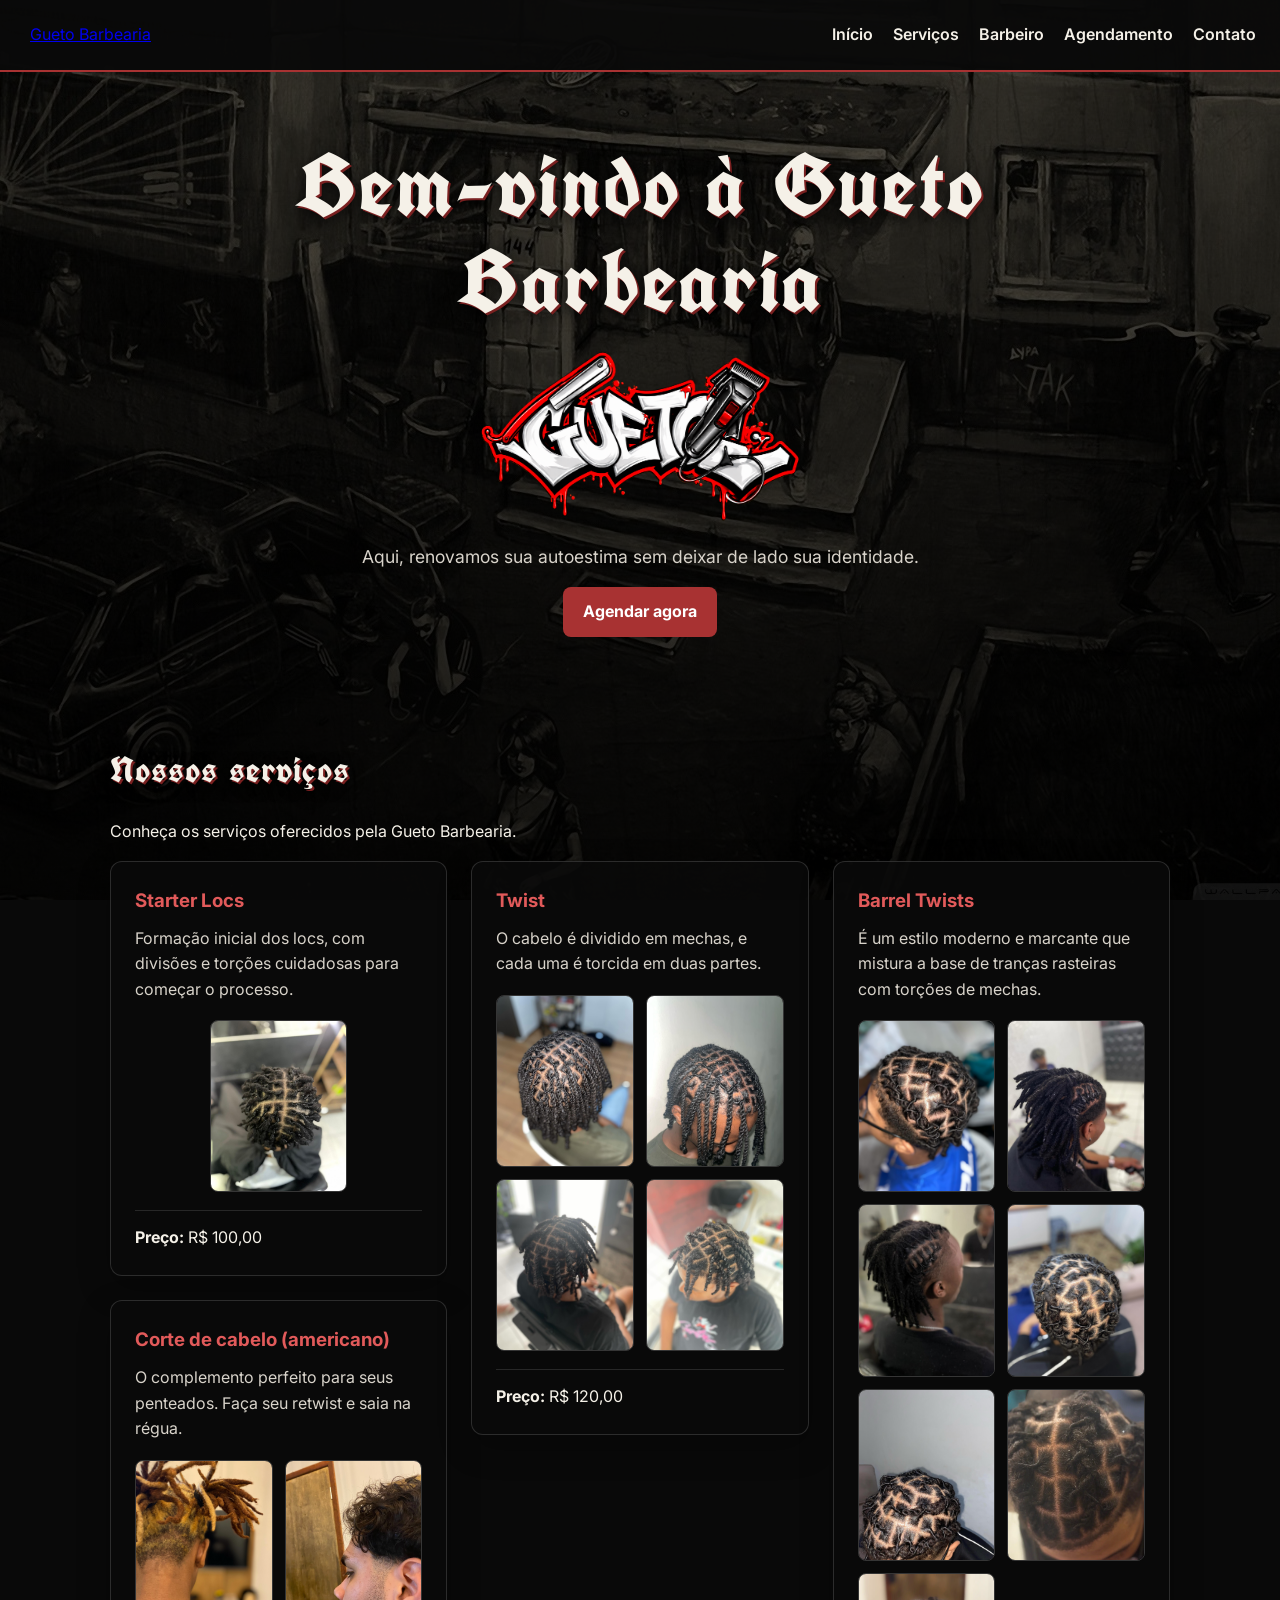
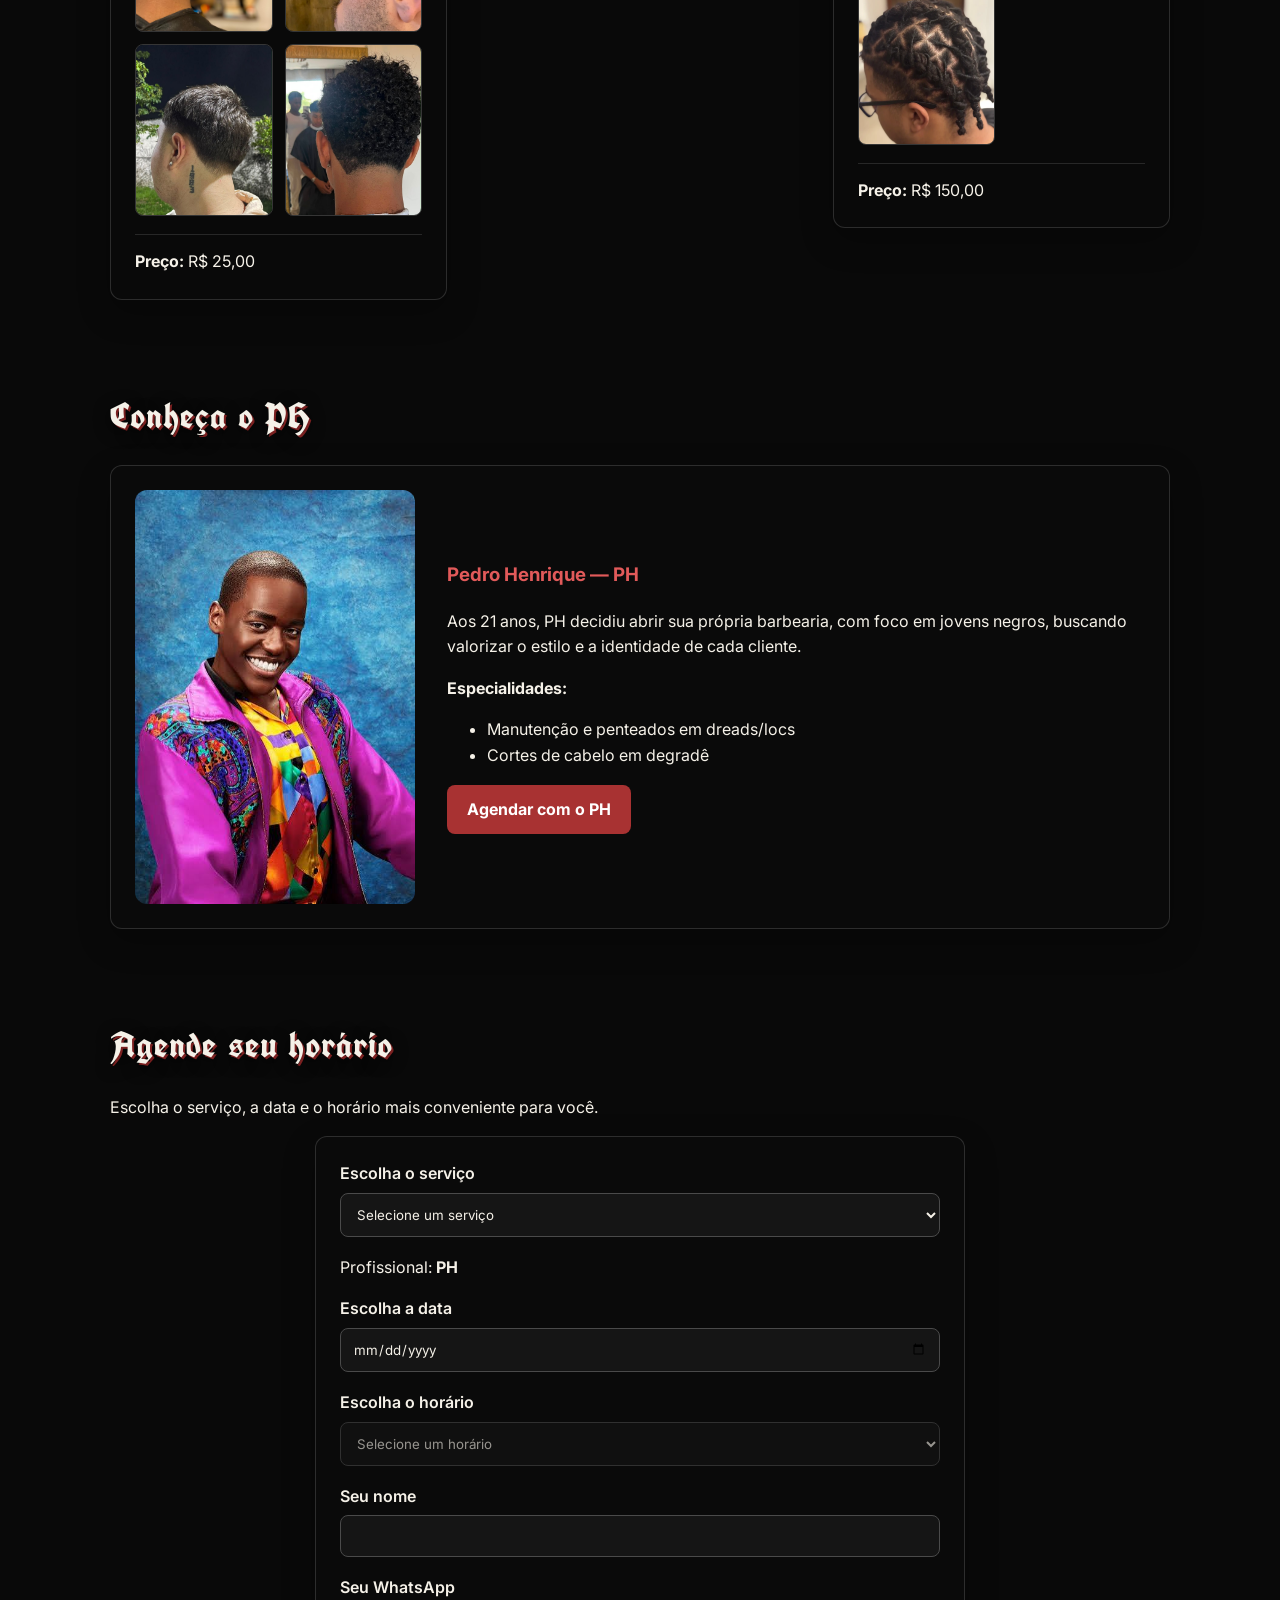
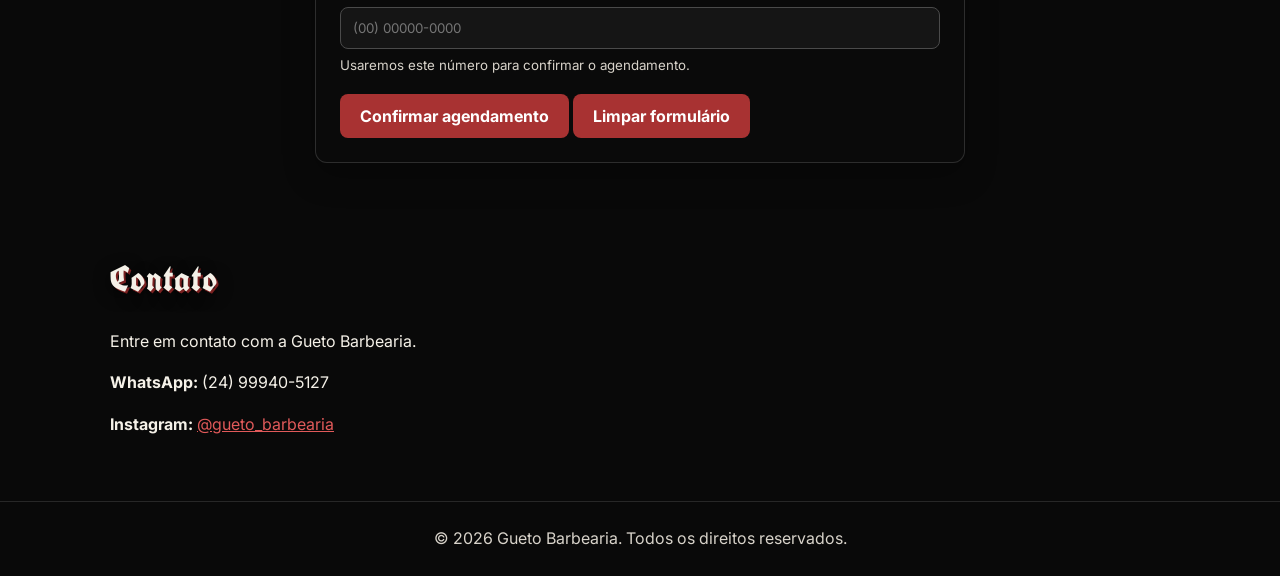
<file: src/GuetoBarbearia.Api/docs/index.html>
<!DOCTYPE html>
<html lang="pt-BR">
<head>
    <meta charset="UTF-8">
    <meta name="viewport" content="width=device-width, initial-scale=1.0">
    <meta name="description" content="Conheça os serviços da Gueto Barbearia e agende seu horário.">
    <title>Gueto Barbearia | Cortes e penteados</title>
    <link rel="preconnect" href="https://fonts.googleapis.com">
    <link rel="preconnect" href="https://fonts.gstatic.com" crossorigin>
    <link
        href="https://fonts.googleapis.com/css2?family=Inter:wght@400;500;600;700&amp;family=Poppins:wght@400;500;600&amp;family=UnifrakturCook:wght@700&amp;display=swap"
        rel="stylesheet"
    >
    <link rel="stylesheet" href="assets/CSS/style.css">
</head>

<body>
    <header>
        <a href="#inicio" class="logo">Gueto Barbearia</a>

        <nav aria-label="Navegação principal">
            <a href="#inicio">Início</a>
            <a href="#servicos">Serviços</a>
            <a href="#barbeiros">Barbeiro</a>
            <a href="#agendamento">Agendamento</a>
            <a href="#contato">Contato</a>
        </nav>
    </header>

    <main>
        <section id="inicio">
            <h1>Bem-vindo à Gueto Barbearia</h1>
            <img src="assets/images/LOGO GUeto.jpg" width="330" alt="Logotipo da Gueto Barbearia">
            <p>Aqui, renovamos sua autoestima sem deixar de lado sua identidade.</p>
            <a href="#agendamento" class="botao">Agendar agora</a>
        </section>

        <section id="servicos">
            <h2>Nossos serviços</h2>
            <p>Conheça os serviços oferecidos pela Gueto Barbearia.</p>

            <div class="lista-servicos">
                <div class="coluna-servicos">
                    <article class="servico servico-starter">
                        <h3>Starter Locs</h3>
                        <p>Formação inicial dos locs, com divisões e torções cuidadosas para começar o processo.</p>

                        <div class="servico-imagens">
                            <img
                                src="assets/images/Starter-Locs.jpg"
                                alt="Starter locs recém-finalizados vistos por cima"
                                loading="lazy"
                            >
                        </div>

                        <p><strong>Preço:</strong> R$ 100,00</p>
                    </article>

                    <article class="servico servico-corte">
                        <h3>Corte de cabelo (americano)</h3>
                        <p>O complemento perfeito para seus penteados. Faça seu retwist e saia na régua.</p>

                        <div class="servico-imagens">
                            <img
                                src="assets/images/Corte-1.jpg"
                                alt="Corte com degradê e acabamento em cabelo com locs"
                                loading="lazy"
                            >
                            <img
                                src="assets/images/Corte-2.jpg"
                                alt="Corte americano com degradê visto de perfil"
                                loading="lazy"
                            >
                            <img
                                src="assets/images/gueto_barbearia-3964467918306759523_77142086378_2-20260815_161705.jpg"
                                alt="Corte americano com degradê baixo visto de perfil"
                                loading="lazy"
                            >
                            <img
                                src="assets/images/gueto_barbearia-3971470426510183748_77142086378_2-20260825_080949.jpg"
                                alt="Corte em cabelo cacheado com acabamento na nuca"
                                loading="lazy"
                            >
                        </div>

                        <p><strong>Preço:</strong> R$ 25,00</p>
                    </article>
                </div>

                <div class="coluna-servicos">
                    <article class="servico servico-twist">
                        <h3>Twist</h3>
                        <p>O cabelo é dividido em mechas, e cada uma é torcida em duas partes.</p>

                        <div class="servico-imagens">
                            <img
                                src="assets/images/Twist-EX1.jpg"
                                alt="Penteado twist com mechas longas visto por trás"
                                loading="lazy"
                            >
                            <img
                                src="assets/images/Twist-EX2.jpg"
                                alt="Penteado twist com mechas longas visto de frente"
                                loading="lazy"
                            >
                            <img
                                src="assets/images/gueto_barbearia-3791121413651179153_77142086378_1-20251219_120832.jpg"
                                alt="Twist curto com divisões quadradas visto por trás"
                                loading="lazy"
                            >
                            <img
                                src="assets/images/gueto_barbearia-3791121413651179153_77142086378_2-20251219_120832.jpg"
                                alt="Twist curto com divisões quadradas visto de frente"
                                loading="lazy"
                            >
                        </div>

                        <p><strong>Preço:</strong> R$ 120,00</p>
                    </article>
                </div>

                <div class="coluna-servicos">
                    <article class="servico servico-barrel">
                        <h3>Barrel Twists</h3>
                        <p>É um estilo moderno e marcante que mistura a base de tranças rasteiras com torções de mechas.</p>

                        <div class="servico-imagens">
                            <img
                                src="assets/images/Barrel-1.jpg"
                                alt="Barrel twists com acabamento geométrico vistos de cima"
                                loading="lazy"
                            >
                            <img
                                src="assets/images/Barrel-2.jpg"
                                alt="Barrel twists em locs longos presos para trás"
                                loading="lazy"
                            >
                            <img
                                src="assets/images/gueto_barbearia-3783080136467841810_77142086378_1-20251208_095157.jpg"
                                alt="Barrel twists em locs vistos de perfil"
                                loading="lazy"
                            >
                            <img
                                src="assets/images/gueto_barbearia-3957358663690365538_77142086378_1-20260805_205216.jpg"
                                alt="Barrel twists com divisões geométricas vistos de cima"
                                loading="lazy"
                            >
                            <img
                                src="assets/images/gueto_barbearia-3957358663690365538_77142086378_2-20260805_205216.jpg"
                                alt="Barrel twists com divisões geométricas vistos pela lateral"
                                loading="lazy"
                            >
                            <img
                                src="assets/images/gueto_barbearia-3977689636026386949_77142086378_1-20260902_220617.webp"
                                alt="Barrel twists grossos vistos de cima"
                                loading="lazy"
                            >
                            <img
                                src="assets/images/gueto_barbearia-3977689636026386949_77142086378_2-20260902_220617.webp"
                                alt="Barrel twists grossos vistos de perfil"
                                loading="lazy"
                            >
                        </div>

                        <p><strong>Preço:</strong> R$ 150,00</p>
                    </article>
                </div>
            </div>
        </section>

        <section id="barbeiros">
            <h2>Conheça o PH</h2>

            <article class="barbeiro">
                <img
                    src="./assets/images/barbeiro-ph.jpeg"
                    width="310"
                    alt="PH, barbeiro da Gueto Barbearia"
                    loading="lazy"
                >

                <div class="barbeiro-informacoes">
                    <h3>Pedro Henrique — PH</h3>

                    <p>
                        Aos 21 anos, PH decidiu abrir sua própria barbearia, com foco em jovens negros,
                        buscando valorizar o estilo e a identidade de cada cliente.
                    </p>

                    <p><strong>Especialidades:</strong></p>

                    <ul>
                        <li>Manutenção e penteados em dreads/locs</li>
                        <li>Cortes de cabelo em degradê</li>
                    </ul>

                    <a href="#agendamento" class="botao">Agendar com o PH</a>
                </div>
            </article>
        </section>

        <section id="agendamento">
            <h2>Agende seu horário</h2>
            <p>Escolha o serviço, a data e o horário mais conveniente para você.</p>

            <form id="form-agendamento">
                <div class="campo-formulario">
                    <label for="servico">Escolha o serviço</label>

                    <select id="servico" name="servico" required>
                        <option value="" selected disabled>Selecione um serviço</option>
                    </select>
                    <p id="resumo-servico" aria-live="polite"></p>
                </div>
                

                <p>Profissional: <strong>PH</strong></p>
                <input type="hidden" name="barbeiro" value="ph">

                <div class="campo-formulario">
                    <label for="data">Escolha a data</label>
                    <input type="date" id="data" name="data" required>
                    <small id="erro-data" aria-live="polite"></small>
                </div>


                <div class="campo-formulario">
            <label for="horario">Escolha o horário</label>

            <select id="horario" name="horario" required disabled>
                <option value="" selected disabled>Selecione um horário</option>
            </select>
                    <small id="erro-horario" aria-live="polite"></small>
                </div>

                
                <div class="campo-formulario">
                    <label for="nome">Seu nome</label>

                    <input
                        type="text"
                        id="nome"
                        name="nome"
                        maxlength="100"
                        autocomplete="name"
                        required
                    >
                </div>
                <small id="erro-nome" aria-live="polite"></small>

                <div class="campo-formulario">
                    <label for="whatsapp">Seu WhatsApp</label>

                    <input
                        type="tel"
                        id="whatsapp"
                        name="whatsapp"
                        placeholder="(00) 00000-0000"
                        autocomplete="tel"
                        aria-describedby="whatsapp-ajuda"
                        required
                    >

                    <small id="whatsapp-ajuda">
                        Usaremos este número para confirmar o agendamento.
                    </small>
                </div>

                <small id="erro-whatsapp" aria-live="polite"></small>

                <button type="submit" class="botao">Confirmar agendamento</button>
                <button type="reset" class="botao">Limpar formulário</button>
            </form>

            <div id="resumo-agendamento" class="resumo-agendamento" aria-live="polite"></div>
        </section>

        <section id="contato">
            <h2>Contato</h2>
            <p>Entre em contato com a Gueto Barbearia.</p>

            <address>
                <p>
                    <strong>WhatsApp:</strong>
                    (24) 99940-5127
                </p>

                <p>
                    <strong>Instagram:</strong>
                    <a
                        href="https://www.instagram.com/gueto_barbearia/"
                        target="_blank"
                        rel="noopener noreferrer"
                    >
                        @gueto_barbearia
                    </a>
                </p>
            </address>
        </section>
    </main>

    <footer>
        <p>
            &copy; 2026 Gueto Barbearia. Todos os direitos reservados.
        </p>
    </footer>

    <script src="assets/JS/script.js"></script>
</body>
</html>
</file>
<file: src/GuetoBarbearia.Api/docs/assets/CSS/style.css>
* {
    box-sizing: border-box;
}

:root {
    --cor-fundo: #090909;
    --cor-texto: #F5F1E8;
    --cor-destaque: #E15A5A;
    --cor-principal: #A83232;
    --cor-principal-hover: #C84545;
    --cor-texto-secundario: #D8D3CA;
    --cor-campo: #151515;
    --cor-borda-campo: #4A4A4A;
}

html {
    scroll-behavior: smooth;
}

body {
    margin: 0;
    min-height: 100vh;
    font-family: "Inter", Arial, sans-serif;
    color: var(--cor-texto);
    line-height: 1.6;
    background-color: var(--cor-fundo);
    background-image:
        linear-gradient(rgba(0, 0, 0, 0.68), rgba(0, 0, 0, 0.88)),
        url("../images/GANG-WALL.jpeg");
    background-size: cover;
    background-position: center top;
    background-repeat: no-repeat;
    background-attachment: fixed;
}

img {
    max-width: 100%;
    height: auto;
}

header {
    display: flex;
    justify-content: space-between;
    align-items: center;
    flex-wrap: wrap;
    gap: 20px;
    padding: 18px 24px;
    background-color: rgba(9, 9, 9, 0.94);
    border-bottom: 2px solid var(--cor-principal);
}

h1,
h2 {
    font-family: "UnifrakturCook", "Old English Text MT", serif;
    font-weight: 700;
    line-height: 1.1;
    letter-spacing: 0.03em;
}

.logo {
    display: inline-flex;
    align-items: center;
    flex-shrink: 0;
    padding: 4px 6px;
    border-radius: 10px;
    transition: transform 0.25s ease, filter 0.25s ease;
}

.logo img {
    display: block;
    width: clamp(135px, 14vw, 175px);
    height: auto;
    filter:
        drop-shadow(0 6px 8px rgba(0, 0, 0, 0.7))
        drop-shadow(0 0 5px rgba(225, 90, 90, 0.35));
}

.logo:hover {
    transform: translateY(-2px) scale(1.035);
    filter: brightness(1.08);
}

nav {
    display: flex;
    flex-wrap: wrap;
    gap: 20px;
}

nav a {
    color: var(--cor-texto);
    font-weight: 600;
    text-decoration: none;
    transition: color 0.2s ease;
}

nav a:hover {
    color: var(--cor-destaque);
}

main {
    max-width: 1100px;
    margin: 0 auto;
}

section {
    padding: 48px 20px;
}

h1,
h2 {
    margin-top: 0;
    color: var(--cor-texto);
    text-shadow: 2px 2px 0 #7A2020, 0 4px 16px rgba(0, 0, 0, 0.8);
}

h1 {
    font-size: 3rem;
}

h2 {
    font-size: 2.25rem;
}

#inicio {
    display: flex;
    flex-direction: column;
    justify-content: center;
    align-items: center;
    gap: 16px;
    padding: 20px;
    min-height: 70vh;
    text-align: center;
}
#inicio p {
    max-width: 650px;
    margin: 0;
    color: var(--cor-texto-secundario);
    font-size: 1.1rem;
}
#inicio h1 {
    margin-bottom: 0;
    font-size: clamp(3rem, 8vw, 5.5rem);
}

.logo-destaque {
    position: relative;
    z-index: 0;
    width: min(100%, 620px);
    margin: 2px auto;
}

.logo-destaque::before {
    content: "";
    position: absolute;
    inset: 20% 8%;
    z-index: -1;
    background-color: rgba(168, 50, 50, 0.2);
    border-radius: 50%;
    filter: blur(34px);
}

.logo-destaque img {
    display: block;
    width: 100%;
    height: auto;
    filter:
        drop-shadow(0 18px 18px rgba(0, 0, 0, 0.7))
        drop-shadow(0 0 9px rgba(225, 90, 90, 0.28));
    transition: transform 0.3s ease, filter 0.3s ease;
    animation: entrada-logo 0.75s ease-out both;
}

.logo-destaque:hover img {
    transform: translateY(-4px) scale(1.015);
    filter:
        drop-shadow(0 22px 20px rgba(0, 0, 0, 0.78))
        drop-shadow(0 0 12px rgba(225, 90, 90, 0.38));
}

@keyframes entrada-logo {
    from {
        opacity: 0;
        transform: translateY(12px) scale(0.97);
    }

    to {
        opacity: 1;
        transform: translateY(0) scale(1);
    }
}

.servico {
    width: 100%;
    background-color: rgba(10, 10, 10, 0.82);
    padding: 24px;
    margin-bottom: 0;
    border: 1px solid rgba(255, 255, 255, 0.14);
    border-radius: 12px;
    box-shadow: 0 12px 32px rgba(0, 0, 0, 0.28);
    transition:
        transform 0.25s ease,
        border-color 0.25s ease,
        box-shadow 0.25s ease;
}

.servico:hover {
    transform: translateY(-6px);
    border-color: var(--cor-destaque);
    box-shadow: 0 18px 42px rgba(0, 0, 0, 0.45);
}

.servico h3 {
    color: var(--cor-destaque);
    margin: 0 0 10px;
}

.servico > p:first-of-type {
    margin: 0 0 18px;
    color: var(--cor-texto-secundario);
}

.servico > p:last-child {
    margin: 18px 0 0;
    padding-top: 14px;
    border-top: 1px solid rgba(255, 255, 255, 0.12);
}

.servico-imagens {
    display: grid;
    grid-template-columns: repeat(2, minmax(0, 1fr));
    gap: 12px;
}

.servico-imagens img:only-child {
    grid-column: 1 / -1;
    justify-self: center;
    width: calc(50% - 6px);
}

.servico-imagens img {
    object-position: center;
    display: block;
    width: 100%;
    aspect-ratio: 4 / 5;
    object-fit: cover;
    border-radius: 8px;
    border: 1px solid rgba(255, 255, 255, 0.18);
    transition: transform 0.25s ease, filter 0.25s ease;
}

.servico-imagens img:hover {
    transform: scale(1.03);
    filter: brightness(1.08);
}

.barbeiro {
    display: flex;
    align-items: center;
    flex-wrap: wrap;
    gap: 32px;
    padding: 24px;
    background-color: rgba(12, 12, 12, 0.72);
    border: 1px solid rgba(255, 255, 255, 0.14);
    border-radius: 12px;
    box-shadow: 0 12px 32px rgba(0, 0, 0, 0.28);
}

.barbeiro img {
    width: 280px;
    border-radius: 12px;
}

.barbeiro-informacoes {
    flex: 1;
    min-width: 250px;
}

.barbeiro-informacoes h3 {
    color: var(--cor-destaque);
    margin-top: 0;
}

.botao {
    display: inline-block;
    padding: 12px 20px;
    color: #FFFFFF;
    font-family: inherit;
    font-size: 1rem;
    font-weight: 700;
    text-decoration: none;
    background-color: var(--cor-principal);
    border: 0;
    border-radius: 8px;
    cursor: pointer;
    transition: background-color 0.2s ease, transform 0.2s ease;
}

.botao:hover {
    background-color: var(--cor-principal-hover);
}

.botao:active {
    transform: scale(0.98);
}

.botao:focus-visible,
nav a:focus-visible,
.logo:focus-visible {
    outline: 3px solid var(--cor-texto);
    outline-offset: 4px;
}

address {
    font-style: normal;
}

address a {
    color: var(--cor-destaque);
}

footer {
    padding: 24px;
    color: var(--cor-texto-secundario);
    text-align: center;
    background-color: rgba(9, 9, 9, 0.94);
    border-top: 1px solid rgba(255, 255, 255, 0.12);
}

footer p {
    margin: 0;
}

#form-agendamento {
    max-width: 650px;
    margin: 0 auto;
    padding: 24px;
    background-color: rgba(12, 12, 12, 0.72);
    border: 1px solid rgba(255, 255, 255, 0.14);
    border-radius: 12px;
    box-shadow: 0 12px 32px rgba(0, 0, 0, 0.28);
}
.campo-formulario {
    margin-bottom: 18px;
}
.campo-formulario label {
    display: block;
    margin-bottom: 6px;
    font-weight: 600;
}
.campo-formulario input,
.campo-formulario select {
    width: 100%;
    padding: 12px;
    background-color: var(--cor-campo);
    color: var(--cor-texto);
    border: 1px solid var(--cor-borda-campo);
    border-radius: 8px;
    font-family: inherit;
}
.campo-formulario input:focus,
.campo-formulario select:focus {
    border-color: var(--cor-destaque);
    outline: 2px solid var(--cor-destaque);
    outline-offset: 2px;
}
.campo-formulario small {
    display: block;
    color: var(--cor-texto-secundario);
    margin-top: 6px;
}
.campo-formulario select:disabled {
    cursor: not-allowed;
    opacity: 0.6;
}
.lista-servicos {
    display: grid;
    grid-template-columns: repeat(3, minmax(0, 1fr));
    align-items: start;
    gap: 24px;
}

.coluna-servicos {
    display: flex;
    min-width: 0;
    flex-direction: column;
    gap: 24px;
}


/* Resumo mostrado depois que o agendamento é validado */
.resumo-agendamento {
    width: min(100%, 650px);
    margin: 22px auto 0;
    padding: 18px 20px;
    font-family: "Poppins", "Inter", Arial, sans-serif;
    background-color: rgba(12, 12, 12, 0.88);
    border: 1px solid rgba(225, 90, 90, 0.35);
    border-left: 4px solid var(--cor-destaque);
    border-radius: 10px;
    box-shadow: 0 10px 24px rgba(0, 0, 0, 0.24);
}

.resumo-agendamento:empty {
    display: none;
}

.resumo-agendamento h3 {
    margin: 0 0 12px;
    color: var(--cor-texto);
    font-family: "Poppins", "Inter", Arial, sans-serif;
    font-size: 1.25rem;
    font-weight: 600;
    line-height: 1.3;
    letter-spacing: 0;
    text-shadow: none;
}

.resumo-agendamento p {
    margin: 6px 0;
    color: var(--cor-texto-secundario);
    font-size: 0.98rem;
    line-height: 1.5;
}

.resumo-agendamento strong {
    color: var(--cor-texto);
    font-weight: 600;
}

@media (max-width: 900px) {
    .lista-servicos {
        display: flex;
        flex-direction: column;
    }

    .coluna-servicos {
        display: contents;
    }

    .servico-starter {
        order: 1;
    }

    .servico-twist {
        order: 2;
    }

    .servico-barrel {
        order: 3;
    }

    .servico-corte {
        order: 4;
    }

    .servico-imagens {
        grid-template-columns: repeat(auto-fill, minmax(130px, 1fr));
    }

    .servico-imagens img:only-child {
        width: min(100%, 170px);
    }
}

@media (max-width: 600px) {
    nav {
        justify-content: center;
        gap: 8px 14px;
    }

    h2 {
        font-size: 2rem;
    }

    section {
        padding: 36px 16px;
    }

    .barbeiro-informacoes {
        min-width: 100%;
    }

    body {
        background-attachment: scroll;
    }

    header {
        flex-direction: column;
        gap: 12px;
        padding: 16px;
    }

    nav a {
        padding: 6px 4px;
    }

    .barbeiro {
        justify-content: center;
    }

    #form-agendamento {
        padding: 20px;
    }

    #form-agendamento .botao {
        width: 100%;
        text-align: center;
    }

    .resumo-agendamento {
        margin-top: 18px;
        padding: 16px;
    }

    .resumo-agendamento h3 {
        font-size: 1.15rem;
    }
}

@media (prefers-reduced-motion: reduce) {
    html {
        scroll-behavior: auto;
    }

    .servico,
    .servico-imagens img,
    .botao,
    nav a,
    .logo,
    .logo-destaque img {
        transition: none;
    }

    .logo-destaque img {
        animation: none;
    }

    .servico:hover,
    .servico-imagens img:hover,
    .botao:active,
    .logo:hover,
    .logo-destaque:hover img {
        transform: none;
    }
}
</file>
